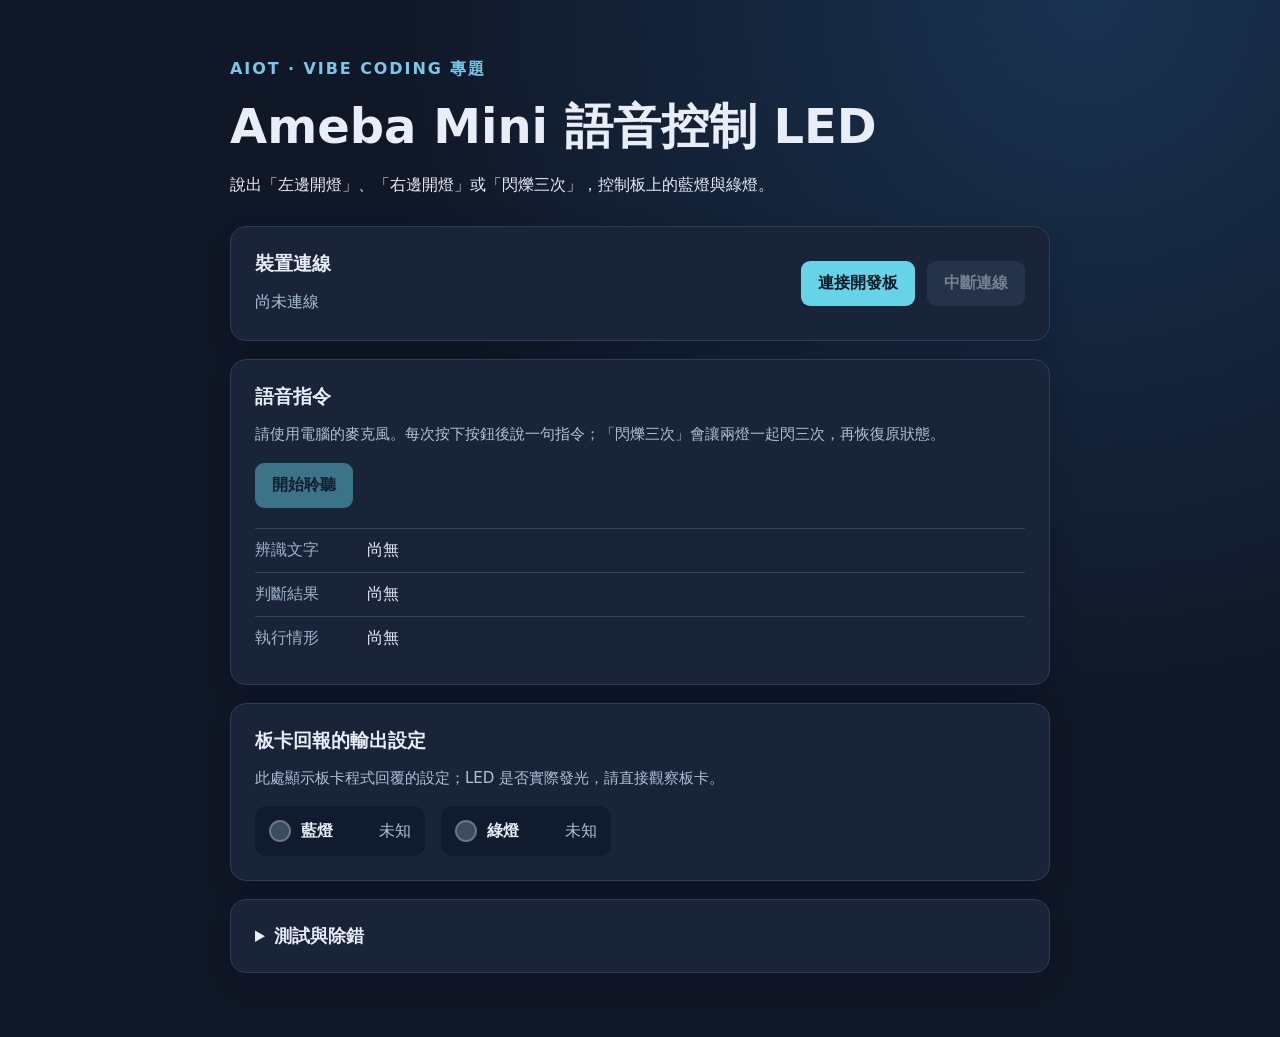
<file: web/index.html>
<!doctype html>
<html lang="zh-Hant">
<head>
  <meta charset="utf-8">
  <meta name="viewport" content="width=device-width, initial-scale=1">
  <title>Ameba Mini 語音控制 LED</title>
  <link rel="stylesheet" href="style.css">
</head>
<body>
  <main class="shell">
    <header>
      <p class="eyebrow">AIoT · Vibe Coding 專題</p>
      <h1>Ameba Mini 語音控制 LED</h1>
      <p>說出「左邊開燈」、「右邊開燈」或「閃爍三次」，控制板上的藍燈與綠燈。</p>
    </header>

    <section class="card connection" aria-labelledby="connection-title">
      <div>
        <h2 id="connection-title">裝置連線</h2>
        <p id="connection-state" role="status">尚未連線</p>
      </div>
      <div class="actions">
        <button id="connect-button" type="button">連接開發板</button>
        <button id="disconnect-button" type="button" class="secondary" disabled>中斷連線</button>
      </div>
    </section>

    <section class="card" aria-labelledby="voice-title">
      <h2 id="voice-title">語音指令</h2>
      <p class="hint">請使用電腦的麥克風。每次按下按鈕後說一句指令；「閃爍三次」會讓兩燈一起閃三次，再恢復原狀態。</p>
      <button id="listen-button" type="button" disabled>開始聆聽</button>
      <dl class="readout">
        <div><dt>辨識文字</dt><dd id="transcript">尚無</dd></div>
        <div><dt>判斷結果</dt><dd id="interpretation">尚無</dd></div>
        <div><dt>執行情形</dt><dd id="execution" role="status">尚無</dd></div>
      </dl>
    </section>

    <section class="card" aria-labelledby="led-title">
      <h2 id="led-title">板卡回報的輸出設定</h2>
      <p class="hint">此處顯示板卡程式回覆的設定；LED 是否實際發光，請直接觀察板卡。</p>
      <div class="leds">
        <div class="led"><span class="lamp blue" id="blue-lamp"></span><strong>藍燈</strong><span id="blue-state">未知</span></div>
        <div class="led"><span class="lamp green" id="green-lamp"></span><strong>綠燈</strong><span id="green-state">未知</span></div>
      </div>
    </section>

    <details class="card">
      <summary>測試與除錯</summary>
      <p class="hint">語音顯示 no-speech 時，先檢查瀏覽器是否真的收到麥克風聲音。</p>
      <button id="mic-test-button" type="button">檢查麥克風（5 秒）</button>
      <p id="mic-test-result" role="status" class="hint">尚未檢查</p>
      <div class="meter" aria-hidden="true"><span id="mic-level"></span></div>
      <p class="hint">先用文字指令確認通訊和 LED，再測語音。測試文字也遵守相同的指令判斷規則。</p>
      <label for="test-input">輸入測試文字</label>
      <div class="test-row">
        <input id="test-input" type="text" value="左邊開燈" autocomplete="off">
        <button id="test-button" type="button" disabled>送出測試</button>
      </div>
      <p class="hint">辨識到非控制語句時會傳送安全關燈指令，使藍燈與綠燈都熄滅；沒有辨識文字時則不傳送。</p>
    </details>
  </main>
  <script type="module" src="app.js"></script>
</body>
</html>
</file>
<file: web/style.css>
:root { font-family: "Microsoft JhengHei", "Noto Sans TC", system-ui, sans-serif; color: #e8edf7; background: #101726; }
* { box-sizing: border-box; }
body { margin: 0; min-height: 100vh; background: radial-gradient(circle at 85% 0, #193251 0, #101726 48%); }
.shell { max-width: 860px; padding: 40px 20px 64px; margin: 0 auto; }
header { margin-bottom: 28px; }
.eyebrow { color: #7ac8e9; font-weight: 700; letter-spacing: .12em; text-transform: uppercase; }
h1 { margin: 6px 0 10px; font-size: clamp(2rem, 5vw, 3rem); line-height: 1.2; }
h2 { margin: 0 0 12px; font-size: 1.2rem; }
p { line-height: 1.65; }
.card { padding: 24px; margin-top: 18px; border: 1px solid #2d3d58; border-radius: 16px; background: #192439; box-shadow: 0 12px 26px #070d1a30; }
.connection, .actions, .test-row { display: flex; gap: 12px; align-items: center; }
.connection { justify-content: space-between; flex-wrap: wrap; }
.connection p { margin: 0; color: #aac0d8; }
button { border: 0; border-radius: 9px; padding: 12px 17px; background: #65d4e9; color: #081824; font: inherit; font-weight: 700; cursor: pointer; }
button:hover:enabled { background: #8be4f2; }
button:disabled { opacity: .45; cursor: not-allowed; }
button.secondary { background: #344760; color: #e8edf7; }
.hint { color: #aec1d8; font-size: .94rem; margin: 0 0 16px; }
.readout { margin: 20px 0 0; }
.readout div { display: grid; grid-template-columns: 100px 1fr; gap: 12px; padding: 11px 0; border-top: 1px solid #34445d; }
dt { color: #9db3cb; }
dd { margin: 0; overflow-wrap: anywhere; }
.leds { display: flex; gap: 16px; flex-wrap: wrap; }
.led { display: flex; align-items: center; gap: 10px; min-width: 170px; padding: 14px; border-radius: 12px; background: #101b2d; }
.led span:last-child { margin-left: auto; color: #adc0d5; }
.lamp { width: 22px; height: 22px; border-radius: 50%; background: #3c4c5f; border: 2px solid #66758a; }
.lamp.blue.on { background: #3598ff; box-shadow: 0 0 18px #3598ff; }
.lamp.green.on { background: #38da8b; box-shadow: 0 0 18px #38da8b; }
summary { cursor: pointer; font-size: 1.1rem; font-weight: 700; }
details p { margin-top: 18px; }
label { display: block; margin-bottom: 8px; }
input { flex: 1; min-width: 0; padding: 12px; color: #fff; border: 1px solid #526680; border-radius: 8px; background: #0d1829; font: inherit; }
.meter { width: 100%; height: 10px; margin: -4px 0 20px; overflow: hidden; border-radius: 99px; background: #0d1829; }
.meter span { display: block; width: 0; height: 100%; border-radius: inherit; background: #65d4e9; transition: width 80ms linear; }
@media (max-width: 600px) { .shell { padding-top: 24px; } .actions, .test-row { width: 100%; } .actions button { flex: 1; } }
</file>
